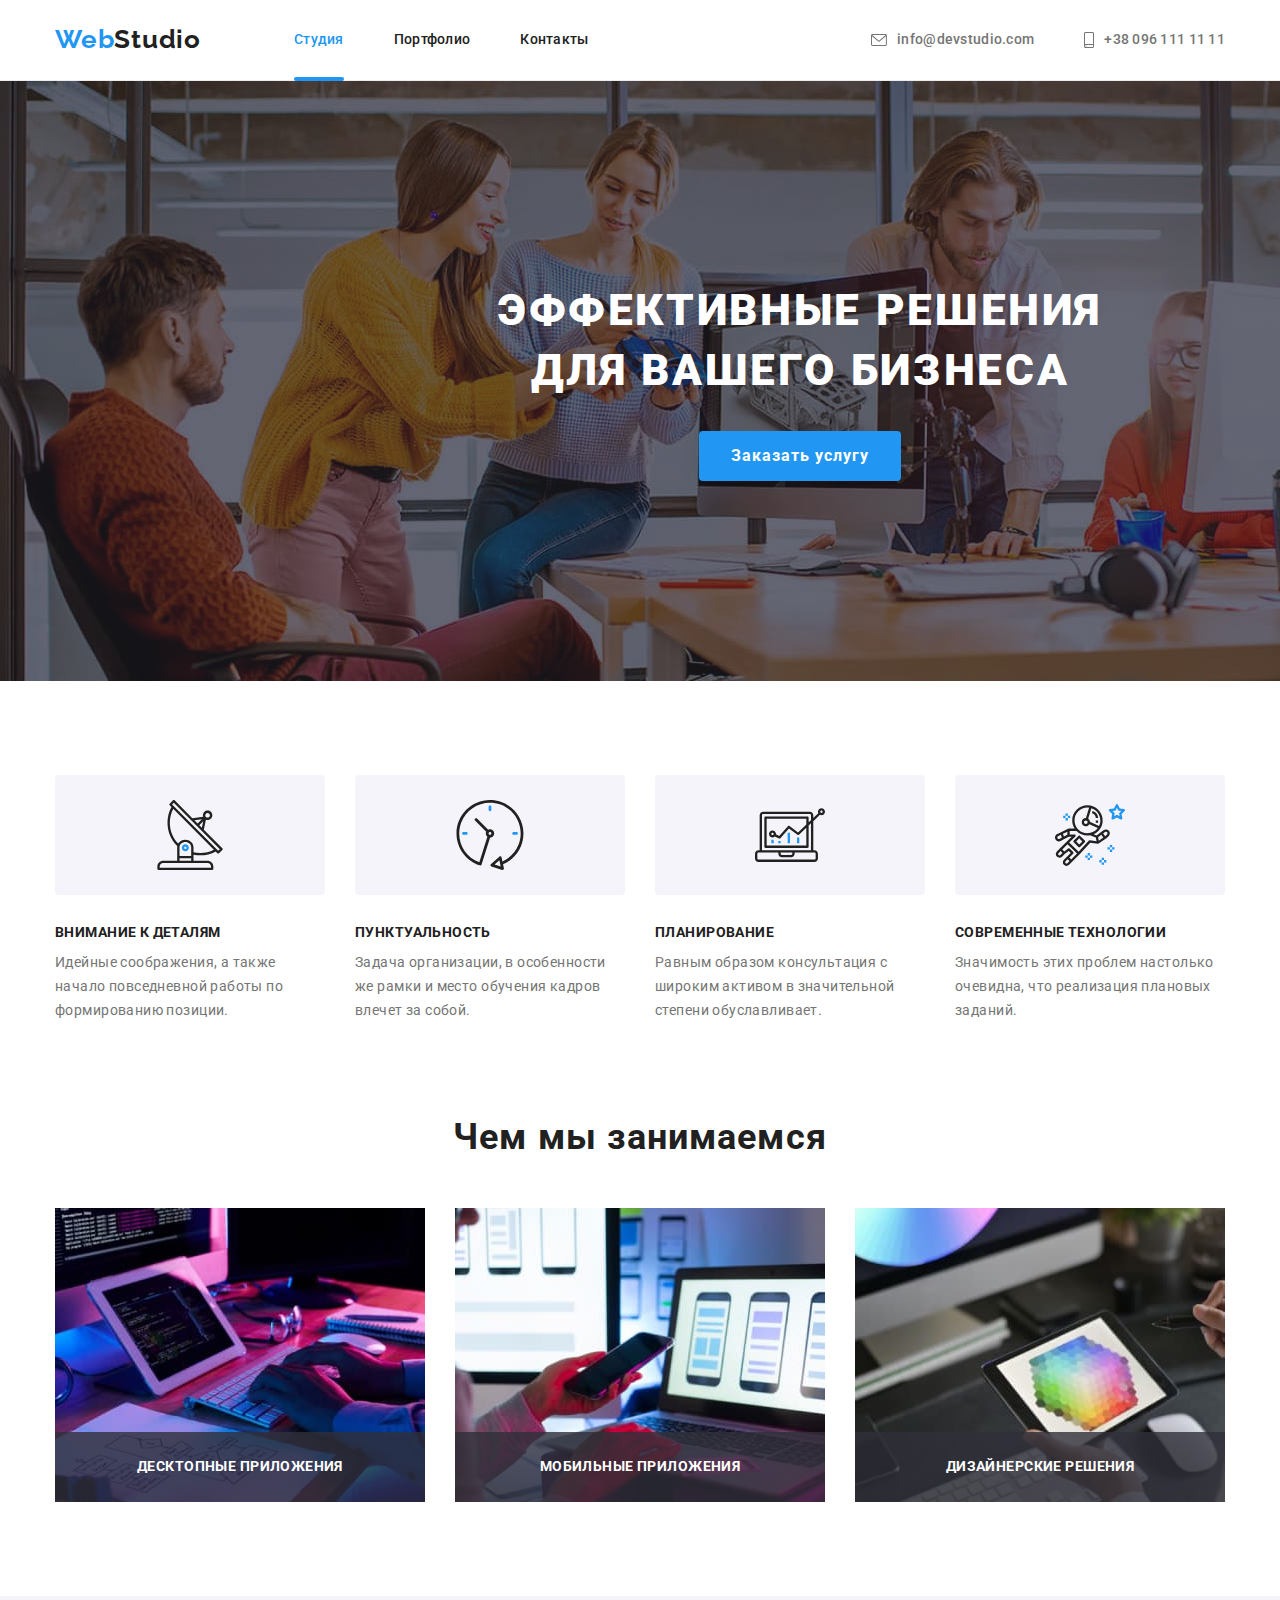
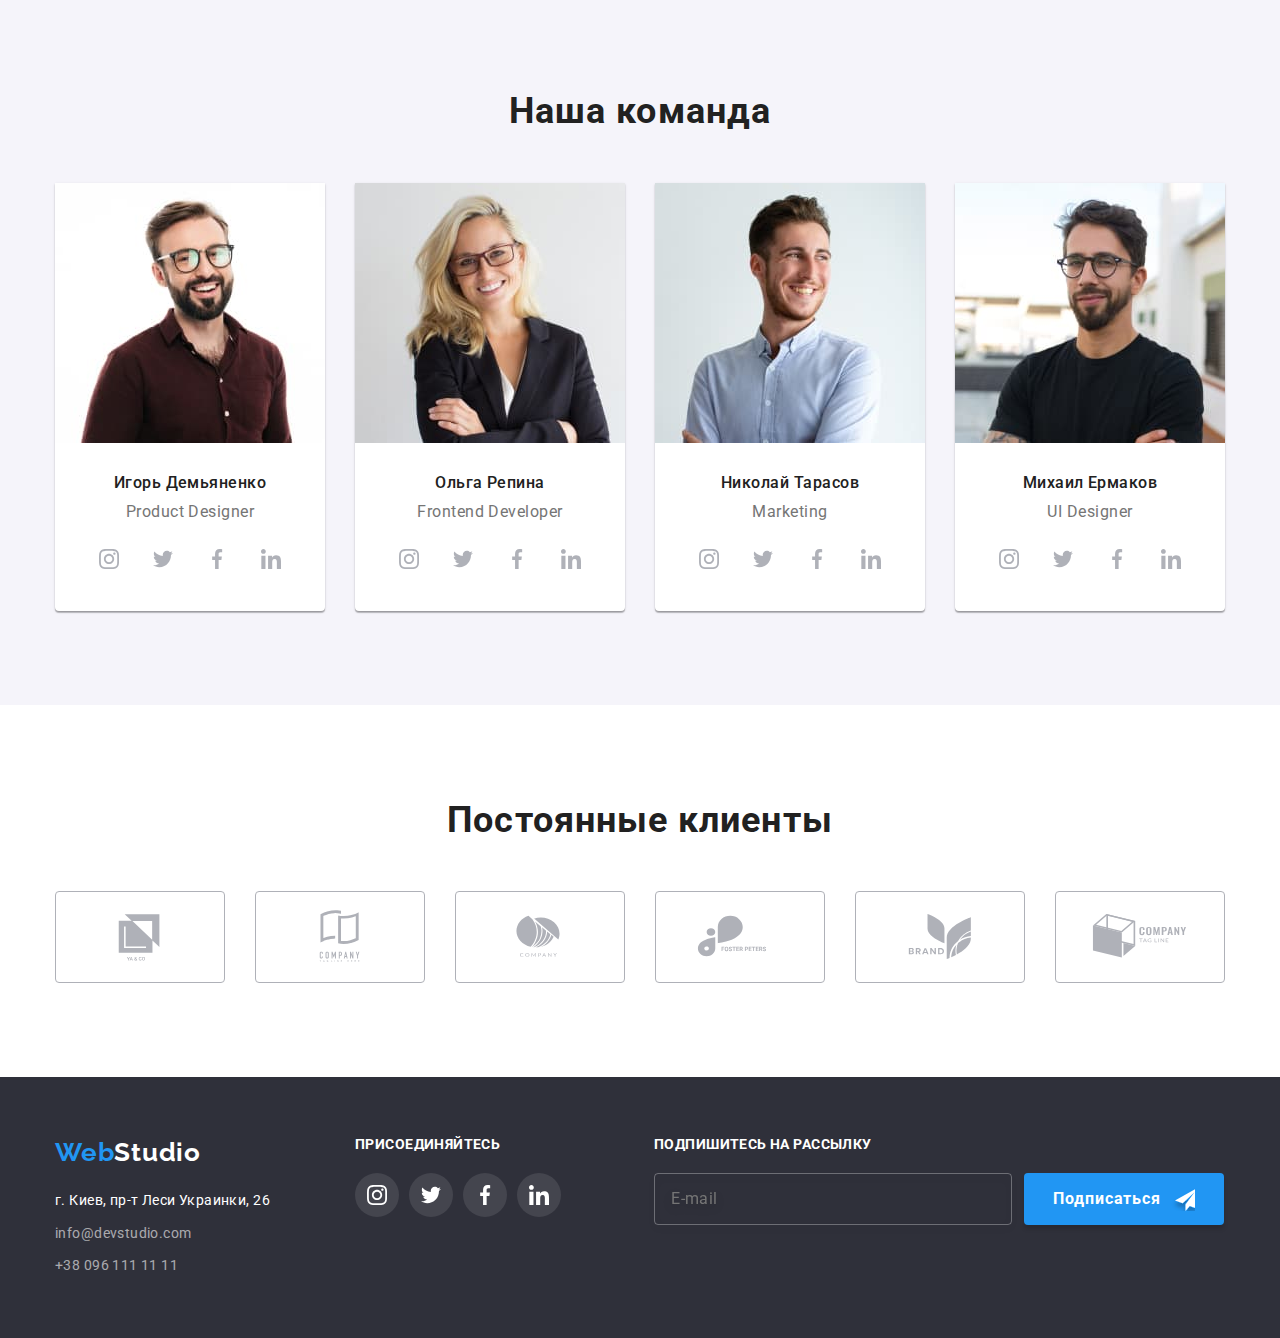
<file: index.html>
<!DOCTYPE html>
<html lang="ru">
<head>
    <meta charset="UTF-8">
    <meta http-equiv="X-UA-Compatible" content="IE=edge">
    <meta name="viewport" content="width=device-width, initial-scale=1.0">
    <title>Document</title>
    <link rel="preconnect" href="https://fonts.googleapis.com">
    <link rel="preconnect" href="https://fonts.gstatic.com" crossorigin>
    <link href="https://fonts.googleapis.com/css2?family=Raleway:wght@700&family=Roboto:wght@400;500;700;900&display=swap"
        rel="stylesheet">
    <link rel="stylesheet" href="https://cdnjs.cloudflare.com/ajax/libs/modern-normalize/1.1.0/modern-normalize.min.css">
    <link rel="stylesheet" href="./css/main.min.css">
</head>
<body>
 <header class="header">
    <div class="conteiner flex">
            <a href="./index.html" lang="en" class="logo">Web<span class="logo-label--dark">Studio</span></a>
            <button type="button" 
            class="menu-mobile__button-open" 
            aria-controls="header-mobile"
            data-mobil-open>
                <svg class="menu-mobile__svg" aria-label="иконка мобильного меню">
                    <use class="menu-mobile__icon-menu" href="./img/icons.svg#icon-menu_mob"></use>
                </svg>
            </button>
            <nav class="header-nav flex">
            <ul class="header-nav__list list">
                <li class="header-nav__item"><a href="./index.html" class="header-nav__link current">Студия</a> </li>
                <li class="header-nav__item"><a href="./portfolio.html" class="header-nav__link">Портфолио</a> </li>
                <li class="header-nav__item"><a href="" class="header-nav__link">Контакты</a> </li>
            </ul>
        </nav>
    
        <ul class="header-contacts list">
            <li class="header-contacts__item"> <a href="mailto:info@devstudio.com" class="header-contacts__link flex">
                    <svg class="envelope-icon">
                        <use href="./img/icons.svg#icon-envelope">
                        </use>
                    </svg>
                    info@devstudio.com
                </a>
            </li>
            <li class="header-contacts__item">
                <a href="tel:+380961111111" class="header-contacts__link flex">
                    <svg class="smartphone-icon">
                        <use href="./img/icons.svg#icon-smartphone">
                        </use>
                    </svg>
                    +38 096 111 11 11</a>
            </li>
        </ul>
    </div>
    <div class="header-mobile is-hidden" data-mobil id="header-mobile">
        <div class="conteiner">
        <button type="button" class="menu-mobile__button-close" data-mobil-close>
            <svg class="menu-mobile__svg" aria-label="иконка мобильного меню">
                <use class="menu-mobile__icon-close" href="./img/icons.svg#icon-close_mob"></use>
            </svg>
        </button>
        <nav class="mobile-nav">
            <ul class="mobile-nav__list list">
                <li class="mobile-nav__item"><a href="./index.html" class="mobile-nav__link current">Студия</a> </li>
                <li class="mobile-nav__item"><a href="./portfolio.html" class="mobile-nav__link">Портфолио</a> </li>
                <li class="mobile-nav__item"><a href="" class="mobile-nav__link">Контакты</a> </li>
            </ul>
        </nav>
        
        <ul class="mobile-contacts list">
            <li class="mobile-contacts__item"> <a href="mailto:info@devstudio.com" class="mobile-contacts__link">
                    info@devstudio.com
                </a>
            </li>
            <li class="mobile-contacts__item">
                <a href="tel:+380961111111" class="mobile-contacts__link">
                    +38 096 111 11 11</a>
            </li>
        </ul>
        <ul class="mobile-soc list">
            <li class="mobile-soc__item"><a href="" class="mobile-soc__link">Instagram</a></li>
            <li class="mobile-soc__item"><a href="" class="mobile-soc__link">Twitter</a></li>
            <li class="mobile-soc__item"><a href="" class="mobile-soc__link">Facebook</a></li>
            <li class="mobile-soc__item"><a href="" class="mobile-soc__link">LinkedIn</a></li>
        </ul>
    </div>  
    </div>
 </header>
 <main>
    <!-- Главная секция -->
    <section class="mainsection">
        <div class="conteiner">
        <h1 class="mainsection__title">Эффективные решения для вашего бизнеса</h1>
        <button type="button" class="mainsection__button button" data-modal-open>Заказать услугу</button>
        </div>
    </section>
    <!--Черты компании-->
        <section class="feature">
        <div class="conteiner">
        <h2 class="feature__title">Черты компании</h2>
        <ul class="feature-list list">
            <li class="feature-list__item">
                <div class="feature-list__backdrop flex">
                    <svg class="feature-list__icon">
                        <use href="./img/icons.svg#icon-antenna">
                        </use>
                    </svg>
                </div>
                <h3 class="feature-list__title">Внимание к деталям</h3>
                <p class="feature-list__text">Идейные соображения, а также начало повседневной работы по формированию позиции.</p>
            </li>
            <li class="feature-list__item">
                <div class="feature-list__backdrop flex">
                <svg class="feature-list__icon">
                    <use href="./img/icons.svg#icon-clock">
                    </use>
                </svg>
                </div>
                <h3 class="feature-list__title">Пунктуальность</h3>
                <p class="feature-list__text">Задача организации, в особенности же рамки и место обучения кадров влечет за собой.</p>
            </li>
            <li class="feature-list__item">
                <div class="feature-list__backdrop flex">
                <svg class="feature-list__icon">
                    <use href="./img/icons.svg#icon-diagram">
                    </use>
                </svg>
                </div>
                <h3 class="feature-list__title">Планирование</h3>
                <p class="feature-list__text">Равным образом консультация с широким активом в значительной степени обуславливает.</p>
            </li>
            <li class="feature-list__item">
                <div class="feature-list__backdrop flex">
                <svg class="feature-list__icon">
                    <use href="./img/icons.svg#icon-astronaut">
                    </use>
                </svg>
                </div>
                <h3 class="feature-list__title">Современные технологии</h3>
                <p class="feature-list__text">Значимость этих проблем настолько очевидна, что реализация плановых заданий.</p>
            </li>
        </ul>
        </div>
    </section>
    <!--Чем мы занимаемся-->
    <section class="work">
        <div class="conteiner">
        <h2 class="section-title">Чем мы занимаемся</h2>
        <ul class="work-list list">
            <li class="work-list__item">
                <a href="" class="work-list__link">
                    <img class="img" srcset="./img/box1.jpg 1x,
                        ./img/box1x2.jpg 2x" src="./img/box1.jpg" alt="Пример работ 1" 
                    width="370"
                    height="294"/>
                    <p class="work-list__text">Десктопные приложения</p>
                </a>
            </li>
            <li class="work-list__item">
                <a href="" class="work-list__link">
                <img class="img" srcset="./img/box2.jpg 1x,
                        ./img/box2x2.jpg 2x" src="./img/box2.jpg " alt="Пример работ 2" 
                width="370"
                height="294"/>
                <p class="work-list__text">Мобильные приложения</p>
            </a>
        </li>
            <li class="work-list__item">
                <a href="" class="work-list__link">
                <img class="img" srcset="./img/box3.jpg 1x,
                        ./img/box3x2.jpg 2x" src="./img/box3.jpg" alt="Пример работ 3" 
                width="370"
                height="294"/>
                <p class="work-list__text">Дизайнерские решения</p>
                </a>
        </li>
        </ul>
        </div>
    </section>
    <!--Наша команда-->
    <section class="team">
        <div class="conteiner">
        <h2 class="section-title">Наша команда</h2>
        <ul class="team-list list">
           <li class="team-list__item">
            <picture>
                <source 
                media="(min-width:1200px)"
                srcset="./img/team-desktop1.jpg 1x,
                        ./img/team-desktop1x2.jpg 2x">
                <source 
                media="(min-width:768px)"
                srcset="./img/team-tab1.jpg 1x,
                        ./img/team-tab1x2.jpg 2x">
                <source 
                media="(max-width:767px)"
                srcset="./img/team-mob1.jpg 1x,
                        ./img/team-mob1x2.jpg 2x">
                    <img  
                     class="img" 
                     src="./img/team-mob1.jpg" 
                     alt="Сотрудник 1" 
                     width="450"
                     height="460">
            </picture>
                <div class="team-list__bloc">
                <h3 class="team-list__title">Игорь Демьяненко</h3>
                <p lang="en" class="team-list__text">Product Designer</p>
            <ul class="soc-list list">
                <li class="soc-list__item">
                <a href="" class="soc-list__link flex soc-list__link--team">
                    <svg class="soc-list__icon">
                    <use href="./img/icons.svg#icon-instagram"></use>
                </svg>
                </a>
                </li>
                <li class="soc-list__item">
                <a href="" class="soc-list__link flex soc-list__link--team">
                    <svg class="soc-list__icon">
                    <use href="./img/icons.svg#icon-twitter"></use>
                </svg>
                </a>
                </li>
                <li class="soc-list__item">
                <a href="" class="soc-list__link flex soc-list__link--team">
                    <svg class="soc-list__icon">
                    <use href="./img/icons.svg#icon-facebook"></use>
                </svg>
                </a>
                </li>
                <li class="soc-list__item">
                <a href="" class="soc-list__link flex soc-list__link--team">
                    <svg class="soc-list__icon">
                    <use href="./img/icons.svg#icon-linkedin"></use>
                </svg>
                </a>
                </li>
            </ul>
            </div>
        </li>
        <li class="team-list__item">
             <picture>
                <source 
                media="(min-width:1200px)"
                srcset="./img/team-desktop2.jpg 1x,
                        ./img/team-desktop2x2.jpg 2x">
                <source 
                media="(min-width:768px)"
                srcset="./img/team-tab2.jpg 1x,
                        ./img/team-tab2x2.jpg 2x">
                <source 
                media="(max-width:767px)"
                srcset="./img/team-mob2.jpg 1x,
                        ./img/team-mob2x2.jpg 2x">
                    <img  
                     class="img" 
                     src="./img/team-mob2.jpg" 
                     alt="Сотрудник 2" 
                     width="450"
                     height="460">
            </picture>
            <div class="team-list__bloc">
            <h3 class="team-list__title">Ольга Репина</h3>
            <p lang="en" class="team-list__text">Frontend Developer</p>
            <ul class="soc-list list">
                <li class="soc-list__item">
                    <a href="" class="soc-list__link flex soc-list__link--team">
                        <svg class="soc-list__icon">
                            <use href="./img/icons.svg#icon-instagram"></use>
                        </svg>
                    </a>
                </li>
                <li class="soc-list__item">
                    <a href="" class="soc-list__link flex soc-list__link--team">
                        <svg class="soc-list__icon">
                            <use href="./img/icons.svg#icon-twitter"></use>
                        </svg>
                    </a>
                </li>
                <li class="soc-list__item">
                    <a href="" class="soc-list__link flex soc-list__link--team">
                        <svg class="soc-list__icon">
                            <use href="./img/icons.svg#icon-facebook"></use>
                        </svg>
                    </a>
                </li>
                <li class="soc-list__item">
                    <a href="" class="soc-list__link flex soc-list__link--team">
                        <svg class="soc-list__icon">
                            <use href="./img/icons.svg#icon-linkedin"></use>
                        </svg>
                    </a>
                </li>
            </ul>
            </div>
        </li>
        <li class="team-list__item">
             <picture>
                <source 
                media="(min-width:1200px)"
                srcset="./img/team-desktop3.jpg 1x,
                        ./img/team-desktop3x2.jpg 2x">
                <source 
                media="(min-width:768px)"
                srcset="./img/team-tab3.jpg 1x,
                        ./img/team-tab3x2.jpg 2x">
                <source 
                media="(max-width:767px)"
                srcset="./img/team-mob3.jpg 1x,
                        ./img/team-mob3x2.jpg 2x">
                    <img  
                     class="img" 
                     src="./img/team-mob3.jpg" 
                     alt="Сотрудник 1" 
                     width="450"
                     height="460">
            </picture>
            <div class="team-list__bloc">
            <h3 class="team-list__title">Николай Тарасов</h3>
            <p lang="en" class="team-list__text">Marketing</p>
            <ul class="soc-list list">
                <li class="soc-list__item">
                    <a href="" class="soc-list__link flex soc-list__link--team">
                        <svg class="soc-list__icon">
                            <use href="./img/icons.svg#icon-instagram"></use>
                        </svg>
                    </a>
                </li>
                <li class="soc-list__item">
                    <a href="" class="soc-list__link flex soc-list__link--team">
                        <svg class="soc-list__icon">
                            <use href="./img/icons.svg#icon-twitter"></use>
                        </svg>
                    </a>
                </li>
                <li class="soc-list__item">
                    <a href="" class="soc-list__link flex soc-list__link--team">
                        <svg class="soc-list__icon">
                            <use href="./img/icons.svg#icon-facebook"></use>
                        </svg>
                    </a>
                </li>
                <li class="soc-list__item">
                    <a href="" class="soc-list__link flex soc-list__link--team">
                        <svg class="soc-list__icon">
                            <use href="./img/icons.svg#icon-linkedin"></use>
                        </svg>
                    </a>
                </li>
            </ul>
            </div>
        </li>
        <li class="team-list__item">
             <picture>
                <source 
                media="(min-width:1200px)"
                srcset="./img/team-desktop4.jpg 1x,
                        ./img/team-desktop4x2.jpg 2x">
                <source 
                media="(min-width:768px)"
                srcset="./img/team-tab4.jpg 1x,
                        ./img/team-tab4x2.jpg 2x">
                <source 
                media="(max-width:767px)"
                srcset="./img/team-mob4.jpg 1x,
                        ./img/team-mob4x2.jpg 2x">
                    <img  
                     class="img" 
                     src="./img/team-mob4.jpg" 
                     alt="Сотрудник 1" 
                     width="450"
                     height="460">
            </picture>
            <div class="team-list__bloc">
            <h3 class="team-list__title">Михаил Ермаков</h3>
            <p lang="en" class="team-list__text">UI Designer</p>
            <ul class="soc-list list">
                <li class="soc-list__item">
                    <a href="" class="soc-list__link flex soc-list__link--team">
                        <svg class="soc-list__icon">
                            <use href="./img/icons.svg#icon-instagram"></use>
                        </svg>
                    </a>
                </li>
                <li class="soc-list__item">
                    <a href="" class="soc-list__link flex soc-list__link--team">
                        <svg class="soc-list__icon">
                            <use href="./img/icons.svg#icon-twitter"></use>
                        </svg>
                    </a>
                </li>
                <li class="soc-list__item">
                    <a href="" class="soc-list__link flex soc-list__link--team">
                        <svg class="soc-list__icon">
                            <use href="./img/icons.svg#icon-facebook"></use>
                        </svg>
                    </a>
                </li>
                <li class="soc-list__item">
                    <a href="" class="soc-list__link flex soc-list__link--team">
                        <svg class="soc-list__icon">
                            <use href="./img/icons.svg#icon-linkedin"></use>
                        </svg>
                    </a>
                </li>
            </ul>
            </div>
        </li>
    </ul>
    </div>
    </section>
    <!--Постоянные клиенты-->
    <section class="clients">
        <div class="conteiner">
            <h2 class="section-title">Постоянные клиенты</h2>
            <ul class="clients-list list">
                <li class="clients-item">
                <a href="" class="clients-link flex">
                    <svg class="icon">
                        <use href="./img/icons.svg#icon-Logo1">
                        </use>
                    </svg>
                </a>
                </li>
                <li class="clients-item">
                    <a href="" class="clients-link flex">
                    <svg class="icon">
                    <use href="./img/icons.svg#icon-Logo2">
                    </use>
                    </svg>
                </a>
                </li>
                <li class="clients-item">
                <a href="" class="clients-link flex">
                    <svg class="icon">
                        <use href="./img/icons.svg#icon-Logo3">
                        </use>
                    </svg>
                </a>
                </li>
                <li class="clients-item">
                <a href="" class="clients-link flex">
                    <svg class="icon">
                        <use href="./img/icons.svg#icon-Logo4">
                        </use>
                    </svg>
                </a>
                </li>
                <li class="clients-item">
                <a href="" class="clients-link flex">
                    <svg class="icon">
                        <use href="./img/icons.svg#icon-Logo5">
                        </use>
                    </svg>
                </a>
                </li>
                <li class="clients-item">
                <a href="" class="clients-link flex">
                    <svg class="icon">
                        <use href="./img/icons.svg#icon-Logo6">
                        </use>
                    </svg>
                </a>
                </li>
            </ul>
        </div>
    </section>
 </main>
 <footer class="footer">
    <div class="conteiner">
        <div class="tablet-conteiner">
        <div class="adress-conteiner">
        <a href="./index.html" lang="en" class="logo">Web<span class="logo-label--wite">Studio</span> </a>
        <address>
            <p class="text">г. Киев, пр-т Леси Украинки, 26</p> 
        <ul class="list">
            <li class="footer-item"><a href="mailto:info@devstudio.com" class="footer-link">info@devstudio.com</a></li>
            <li class="footer-item"><a href="tel:+380961111111" class="footer-link">+38 096 111 11 11</a> </li>
        </ul>
        </address>
        </div>
        <div class="link-block">
        <h3 class="icon-title">Присоединяйтесь</h3>
        <ul class="footer-soc-list list">
            <li>
                <a href="" class="soc-list__link flex soc-list__link--footer">
                    <svg class="soc-list__icon ">
                        <use href="./img/icons.svg#icon-instagram"></use>
                    </svg>
                </a>
            </li>
            <li>
                <a href="" class="soc-list__link flex soc-list__link--footer">
                    <svg class="soc-list__icon">
                        <use href="./img/icons.svg#icon-twitter"></use>
                    </svg>
                </a>
            </li>
            <li>
                <a href="" class="soc-list__link flex soc-list__link--footer">
                    <svg class="soc-list__icon">
                        <use href="./img/icons.svg#icon-facebook"></use>
                    </svg>
                </a>
            </li>
            <li>
                <a href="" class="soc-list__link flex soc-list__link--footer">
                    <svg class="soc-list__icon">
                        <use href="./img/icons.svg#icon-linkedin"></use>
                    </svg>
                </a>
            </li>
        </ul>
        </div>
        </div>
        <form class="footer-form">
            <h3 class="footer-form-title">Подпишитесь на рассылку</h3>
            <div class="footer-form-flex">
            <input type="email" name="mail" id="mail" placeholder="E-mail" class="footer-form-input">
            <button type="submit" class="footer-button button flex">Подписаться</button>
            </div>
        </form>
    </div> 
 </footer>
 <!-- Модалка -->
<div class="backdrop is-hidden" data-modal>
    <div class="modal">
        <button type="button" class="modal-button flex" data-modal-close>
            <svg class="close-modal">
                <use href="./img/icons.svg#icon-close"></use>
            </svg>
        </button>
        <h2 class="form-title">Оставьте свои данные, мы вам перезвоним</h2>
        <form class="form">
            <div class="form-field">
                 <label for="name" class="form-label">Имя</label>
                 <div class="position-icon">
                 <input type="text" name="name" id="name" required class="form-input">
                 <svg class="input-icon">
                    <use href="./img/icons.svg#icon-person-black"></use>
                 </svg>
                </div>
            </div>
            
            <div class="form-field">
                <label for="tel" class="form-label">Телефон</label>
                <div class="position-icon">
                <input type="tel" name="tel" id="tel" required class="form-input">
                <svg class="input-icon">
                    <use href="./img/icons.svg#icon-phone-black"></use>
                </svg>
                </div>
            </div>

            <div class="form-field">
                <label for="email" class="form-label">Почта</label>
                <div class="position-icon">
                <input type="email" name="email" id="email" class="form-input">
                <svg class="input-icon">
                    <use href="./img/icons.svg#icon-email-black"></use>
                </svg>
                </div>
            </div>
        
            <div class="form-coment">
                <label for="coment" class="form-label">Комментарий</label>
                <textarea name="coment" id="coment" rows="8" placeholder="Введите текст" class="form-textarea"></textarea>
            </div>
            
            <div class="form-policy">
                <label class="policy-label flex">
                    <input type="checkbox" name="policy" class="policy-input" value="true">
                    
                        <svg class="policy-icon">
                            <use href="./img/icons.svg#icon-check"></use>
                        </svg>
                  
                    Соглашаюсь с рассылкой и принимаю <span class="policy-span">Условия
                    договора</span>
                </label>
            </div>
        
            <button type="submit" class="form-button button">Отправить</button>
        </form>
    </div>
</div>
<script src="./js/mobil.js"></script>
<script src="./js/modal.js"></script>
</body>

</html>
</file>
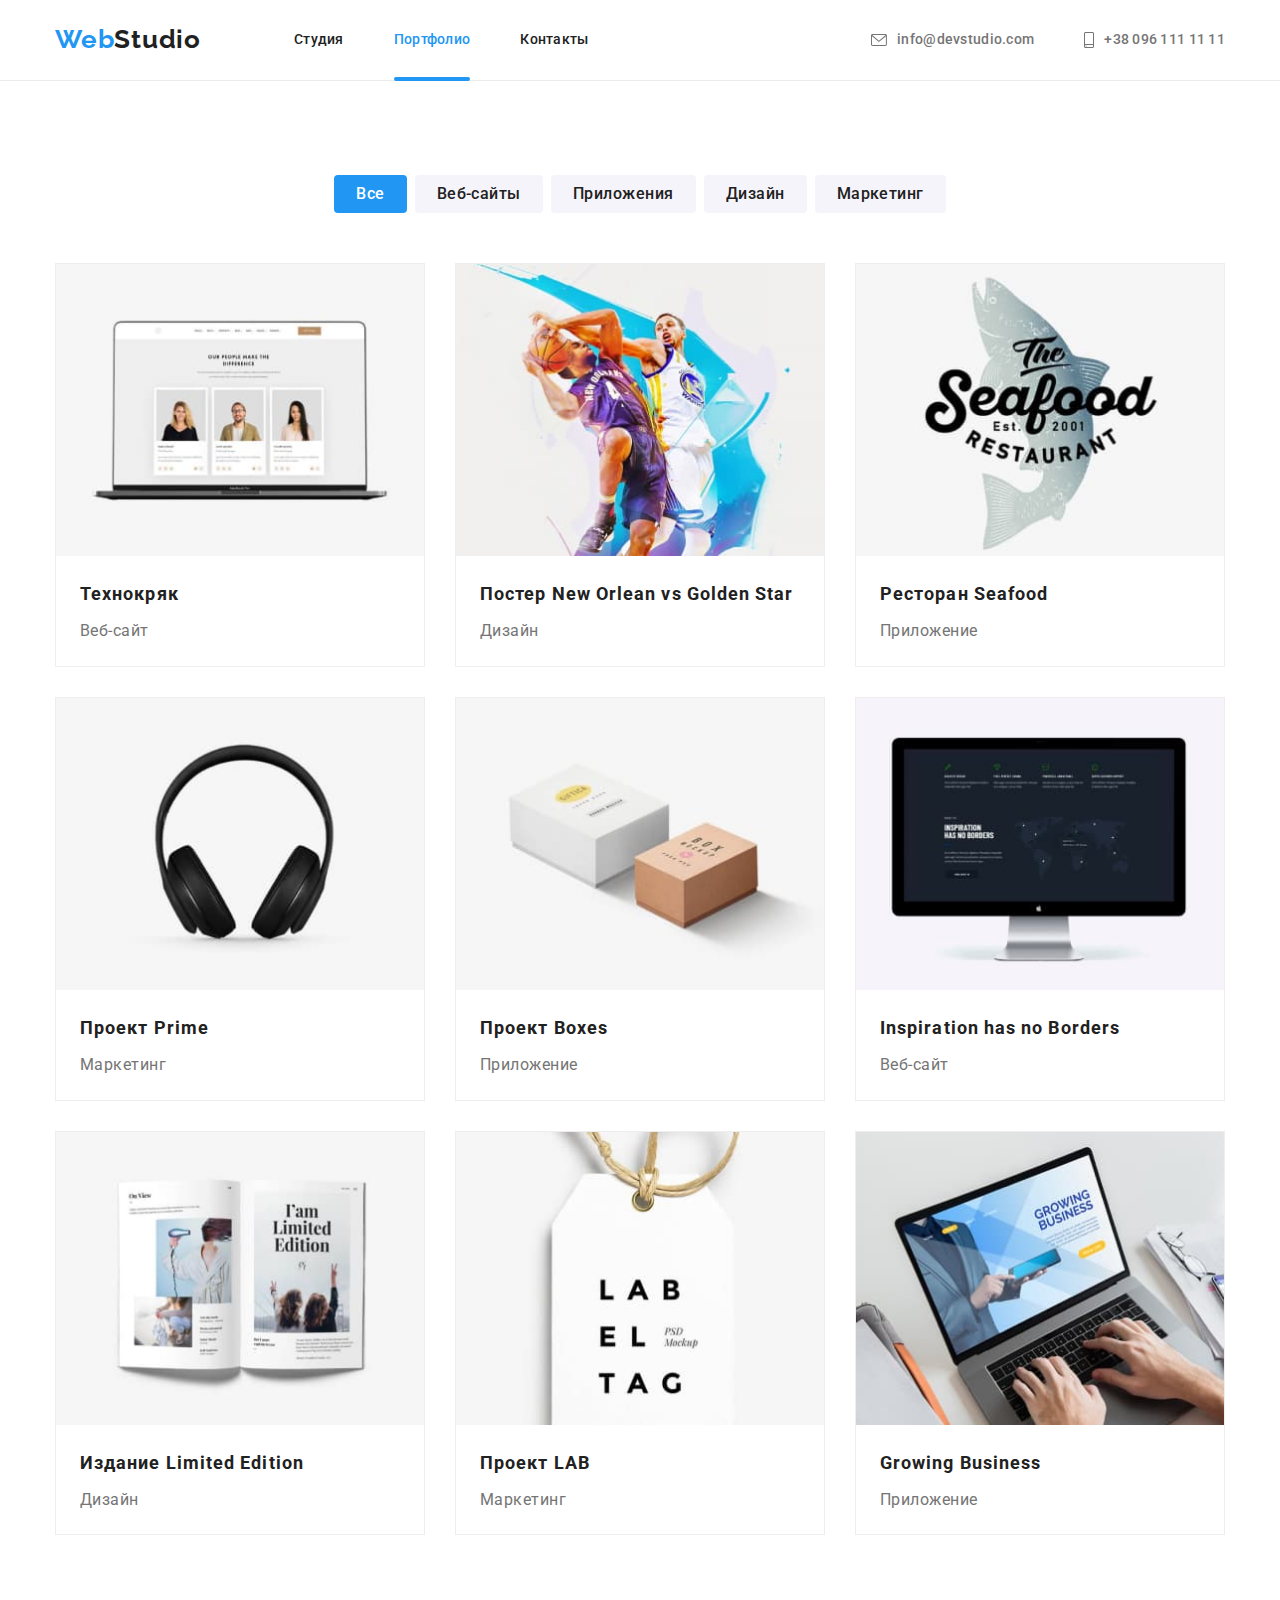
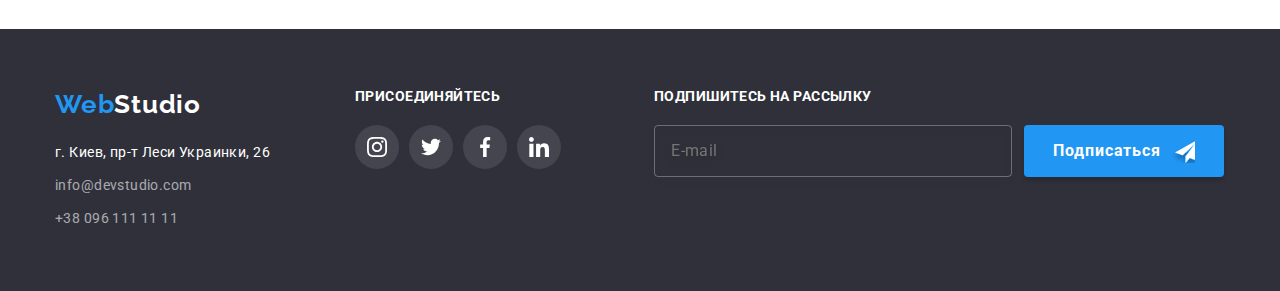
<file: portfolio.html>
<!DOCTYPE html>
<html lang="ru">
<head>
    <meta charset="UTF-8">
    <meta http-equiv="X-UA-Compatible" content="IE=edge">
    <meta name="viewport" content="width=device-width, initial-scale=1.0">
    <title>Document</title>
    <link rel="preconnect" href="https://fonts.googleapis.com">
    <link rel="preconnect" href="https://fonts.gstatic.com" crossorigin>
    <link href="https://fonts.googleapis.com/css2?family=Raleway:wght@700&family=Roboto:wght@400;500;700;900&display=swap"
        rel="stylesheet">
    <link rel="stylesheet" href="https://cdnjs.cloudflare.com/ajax/libs/modern-normalize/1.1.0/modern-normalize.min.css">
    <link rel="stylesheet" href="./css/main.min.css">
</head>
<body>
<header class="header">
    <div class="conteiner flex">
        <a href="./index.html" lang="en" class="logo">Web<span class="logo-label--dark">Studio</span></a>
        <button type="button" class="menu-mobile__button-open" aria-controls="header-mobile" data-mobil-open>
            <svg class="menu-mobile__svg" aria-label="иконка мобильного меню">
                <use class="menu-mobile__icon-menu" href="./img/icons.svg#icon-menu_mob"></use>
            </svg>
        </button>
        <nav class="header-nav flex">
            <ul class="header-nav__list list">
                <li class="header-nav__item"><a href="./index.html" class="header-nav__link">Студия</a> </li>
                <li class="header-nav__item"><a href="./portfolio.html" class="header-nav__link current">Портфолио</a> </li>
                <li class="header-nav__item"><a href="" class="header-nav__link">Контакты</a> </li>
            </ul>
        </nav>

        <ul class="header-contacts list">
            <li class="header-contacts__item"> <a href="mailto:info@devstudio.com" class="header-contacts__link flex">
                    <svg class="envelope-icon">
                        <use href="./img/icons.svg#icon-envelope">
                        </use>
                    </svg>
                    info@devstudio.com
                </a>
            </li>
            <li class="header-contacts__item">
                <a href="tel:+380961111111" class="header-contacts__link flex">
                    <svg class="smartphone-icon">
                        <use href="./img/icons.svg#icon-smartphone">
                        </use>
                    </svg>
                    +38 096 111 11 11</a>
            </li>
        </ul>
    </div>
    <div class="header-mobile is-hidden" data-mobil id="header-mobile">
        <div class="conteiner">
            <button type="button" class="menu-mobile__button-close" data-mobil-close>
                <svg class="menu-mobile__svg" aria-label="иконка мобильного меню">
                    <use class="menu-mobile__icon-close" href="./img/icons.svg#icon-close_mob"></use>
                </svg>
            </button>
            <nav class="mobile-nav">
                <ul class="mobile-nav__list list">
                    <li class="mobile-nav__item"><a href="./index.html" class="mobile-nav__link ">Студия</a>
                    </li>
                    <li class="mobile-nav__item"><a href="./portfolio.html" class="mobile-nav__link current">Портфолио</a> </li>
                    <li class="mobile-nav__item"><a href="" class="mobile-nav__link">Контакты</a> </li>
                </ul>
            </nav>

            <ul class="mobile-contacts list">
                <li class="mobile-contacts__item"> <a href="mailto:info@devstudio.com" class="mobile-contacts__link">
                        info@devstudio.com
                    </a>
                </li>
                <li class="mobile-contacts__item">
                    <a href="tel:+380961111111" class="mobile-contacts__link">
                        +38 096 111 11 11</a>
                </li>
            </ul>
            <ul class="mobile-soc list">
                <li class="mobile-soc__item"><a href="" class="mobile-soc__link">Instagram</a></li>
                <li class="mobile-soc__item"><a href="" class="mobile-soc__link">Twitter</a></li>
                <li class="mobile-soc__item"><a href="" class="mobile-soc__link">Facebook</a></li>
                <li class="mobile-soc__item"><a href="" class="mobile-soc__link">LinkedIn</a></li>
            </ul>
        </div>
    </div>
</header>
    <main>
      <section class="portfolio">
        <div class="conteiner">
        <h1 class="hid-title">Портфолио</h1>
       <ul class="portfolio-nav list">
        <li class="portfolio-nav__item">
            <button type="button" class="portfolio-nav__button current">Все</button>  
        </li>
        <li class="portfolio-nav__item">
            <button type="button" class="portfolio-nav__button">Веб-сайты</button>  
        </li>
        <li class="portfolio-nav__item">
            <button type="button" class="portfolio-nav__button">Приложения</button>  
        </li>
        <li class="portfolio-nav__item">
            <button type="button" class="portfolio-nav__button">Дизайн</button>
        </li>
        <li class="portfolio-nav__item">
            <button type="button" class="portfolio-nav__button">Маркетинг</button>
        </li>
       </ul>  
<ul class="portfolio-list list">
    <li class="item">
        <a href="" class="portfolio-link">
            <div class="position">
                <picture>
                <source 
                media="(min-width:1200px)"
                srcset="./img/portf1.jpg 1x,
                        ./img/portf1x2.jpg 2x">
                <source 
                media="(min-width:768px)"
                srcset="./img/portf-tab1.jpg 1x,
                        ./img/portf-tab1x2.jpg 2x">
                <source 
                media="(max-width:767px)"
                srcset="./img/portf-mob1.jpg 1x,
                        ./img/portf-mob1x2.jpg 2x">
                    <img  
                     class="img" 
                     src="./img/portf-mob1.jpg" 
                     alt="Технокряк" 
                     width="450"
                     height="294">
            </picture>
            <p class="position-text">Ресурс предлагает комплексные предложения с разным уровнем функционала и zсервисов. Все это позволит посетителю получить
        исчерпывающие сведения о компании или частном лице.</p>
            </div>
        <div class="description">
        <h2 class="title">Технокряк</h2>
        <p class="text">Веб-сайт</p>
        </div>
        </a>
    </li>
    <li class="item">
        <a href="" class="portfolio-link">
        <div class="position">
            <picture>
                <source 
                media="(min-width:1200px)"
                srcset="./img/portf2.jpg 1x,
                        ./img/portf2x2.jpg 2x">
                <source 
                media="(min-width:768px)"
                srcset="./img/portf-tab2.jpg 1x,
                        ./img/portf-tab2x2.jpg 2x">
                <source 
                media="(max-width:767px)"
                srcset="./img/portf-mob2.jpg 1x,
                        ./img/portf-mob2x2.jpg 2x">
                    <img  
                     class="img" 
                     src="./img/portf-mob2.jpg" 
                     alt="Постер New Orlean vs Golden Star" 
                     width="450"
                     height="294">
            </picture>
        <p class="position-text">Ресурс предлагает комплексные предложения с разным уровнем функционала и zсервисов. Все это позволит посетителю получить
        исчерпывающие сведения о компании или частном лице.</p>
        </div>
        <div class="description">
        <h2 class="title">Постер <span lang="en">New Orlean vs Golden Star</span> </h2>
        <p class="text">Дизайн</p>
        </div>
        </a>
    </li>
    <li class="item">
        <a href="" class="portfolio-link">
        <div class="position">
            <picture>
                <source 
                media="(min-width:1200px)"
                srcset="./img/portf3.jpg 1x,
                        ./img/portf3x2.jpg 2x">
                <source 
                media="(min-width:768px)"
                srcset="./img/portf-tab3.jpg 1x,
                        ./img/portf-tab3x2.jpg 2x">
                <source 
                media="(max-width:767px)"
                srcset="./img/portf-mob3.jpg 1x,
                        ./img/portf-mob3x2.jpg 2x">
                    <img  
                     class="img" 
                     src="./img/portf-mob3.jpg" 
                     alt="Ресторан Seafood" 
                     width="450"
                     height="294">
            </picture>
        <p class="position-text">Ресурс предлагает комплексные предложения с разным уровнем функционала и zсервисов. Все это позволит посетителю получить
        исчерпывающие сведения о компании или частном лице.</p>
        </div>
        <div class="description">
        <h2 class="title">Ресторан <span lang="en">Seafood</span></h2>
        <p class="text">Приложение</p>
        </div>
        </a>
    </li>
    <li class="item">
        <a href="" class="portfolio-link">
        <div class="position">
            <picture>
                <source 
                media="(min-width:1200px)"
                srcset="./img/portf4.jpg 1x,
                        ./img/portf4x2.jpg 2x">
                <source 
                media="(min-width:768px)"
                srcset="./img/portf-tab4.jpg 1x,
                        ./img/portf-tab4x2.jpg 2x">
                <source 
                media="(max-width:767px)"
                srcset="./img/portf-mob4.jpg 1x,
                        ./img/portf-mob4x2.jpg 2x">
                    <img  
                     class="img" 
                     src="./img/portf-mob4.jpg" 
                     alt="Проект Prime" 
                     width="450"
                     height="294">
            </picture>
        <p class="position-text">Ресурс предлагает комплексные предложения с разным уровнем функционала и zсервисов. Все это позволит посетителю получить
        исчерпывающие сведения о компании или частном лице.</p>
        </div>
        <div class="description">
        <h2 class="title">Проект <span lang="en">Prime</span></h2>
        <p class="text">Маркетинг</p>
        </div>
        </a>
    </li>
    <li class="item">
        <a href="" class="portfolio-link">
        <div class="position">
            <picture>
                <source 
                media="(min-width:1200px)"
                srcset="./img/portf5.jpg 1x,
                        ./img/portf5x2.jpg 2x">
                <source 
                media="(min-width:768px)"
                srcset="./img/portf-tab5.jpg 1x,
                        ./img/portf-tab5x2.jpg 2x">
                <source 
                media="(max-width:767px)"
                srcset="./img/portf-mob5.jpg 1x,
                        ./img/portf-mob5x2.jpg 2x">
                    <img  
                     class="img" 
                     src="./img/portf-mob5.jpg" 
                     alt="Проект Boxes" 
                     width="450"
                     height="294">
            </picture>
        <p class="position-text">Ресурс предлагает комплексные предложения с разным уровнем функционала и zсервисов. Все это позволит посетителю получить
        исчерпывающие сведения о компании или частном лице.</p>
        </div>
        <div class="description">
        <h2 class="title">Проект <span lang="en">Boxes</span></h2>
        <p class="text">Приложение</p>
        </div>
        </a>
    </li>
    <li class="item">
        <a href="" class="portfolio-link">
        <div class="position">
            <picture>
                <source 
                media="(min-width:1200px)"
                srcset="./img/portf6.jpg 1x,
                        ./img/portf6x2.jpg 2x">
                <source 
                media="(min-width:768px)"
                srcset="./img/portf-tab6.jpg 1x,
                        ./img/portf-tab6x2.jpg 2x">
                <source 
                media="(max-width:767px)"
                srcset="./img/portf-mob6.jpg 1x,
                        ./img/portf-mob6x2.jpg 2x">
                    <img  
                     class="img" 
                     src="./img/portf-mob6.jpg" 
                     alt="Inspiration has no Borders" 
                     width="450"
                     height="294">
            </picture>
        <p class="position-text">Ресурс предлагает комплексные предложения с разным уровнем функционала и zсервисов. Все это позволит посетителю получить
        исчерпывающие сведения о компании или частном лице.</p>
        </div>
        <div class="description">
        <h2 class="title">Inspiration has no Borders</h2>
        <p class="text">Веб-сайт</p>
        </div>
        </a>
    </li>
    <li class="item">
        <a href="" class="portfolio-link">
        <div class="position">
             <picture>
                <source 
                media="(min-width:1200px)"
                srcset="./img/portf7.jpg 1x,
                        ./img/portf7x2.jpg 2x">
                <source 
                media="(min-width:768px)"
                srcset="./img/portf-tab7.jpg 1x,
                        ./img/portf-tab7x2.jpg 2x">
                <source 
                media="(max-width:767px)"
                srcset="./img/portf-mob7.jpg 1x,
                        ./img/portf-mob7x2.jpg 2x">
                    <img  
                     class="img" 
                     src="./img/portf-mob7.jpg" 
                     alt="Издание Limited Edition" 
                     width="450"
                     height="294">
            </picture>
        <p class="position-text">Ресурс предлагает комплексные предложения с разным уровнем функционала и zсервисов. Все это позволит посетителю получить
        исчерпывающие сведения о компании или частном лице.</p>
        </div>
        <div class="description">
        <h2 class="title">Издание <span lang="en">Limited Edition</span></h2>
        <p class="text">Дизайн</p>
        </div>
        </a>
    </li>
    <li class="item">
        <a href="" class="portfolio-link">
        <div class="position">
            <picture>
                <source 
                media="(min-width:1200px)"
                srcset="./img/portf8.jpg 1x,
                        ./img/portf8x2.jpg 2x">
                <source 
                media="(min-width:768px)"
                srcset="./img/portf-tab8.jpg 1x,
                        ./img/portf-tab8x2.jpg 2x">
                <source 
                media="(max-width:767px)"
                srcset="./img/portf-mob8.jpg 1x,
                        ./img/portf-mob8x2.jpg 2x">
                    <img  
                     class="img" 
                     src="./img/portf-mob8.jpg" 
                     alt="Проект LAB" 
                     width="450"
                     height="294">
            </picture>
        <p class="position-text">Ресурс предлагает комплексные предложения с разным уровнем функционала и zсервисов. Все это позволит посетителю получить
        исчерпывающие сведения о компании или частном лице.</p>
        </div>
        <div class="description">
        <h2 class="title">Проект <span lang="en">LAB</span> </h2>
        <p class="text">Маркетинг</p>
        </div>
        </a>
    </li>
    <li class="item">
        <a href="" class="portfolio-link">
        <div class="position">
            <picture>
                <source 
                media="(min-width:1200px)"
                srcset="./img/portf9.jpg 1x,
                        ./img/portf9x2.jpg 2x">
                <source 
                media="(min-width:768px)"
                srcset="./img/portf-tab9.jpg 1x,
                        ./img/portf-tab9x2.jpg 2x">
                <source 
                media="(max-width:767px)"
                srcset="./img/portf-mob9.jpg 1x,
                        ./img/portf-mob9x2.jpg 2x">
                    <img  
                     class="img" 
                     src="./img/portf-mob9.jpg" 
                     alt="Growing Business" 
                     width="450"
                     height="294">
            </picture>
        <p class="position-text">Ресурс предлагает комплексные предложения с разным уровнем функционала и zсервисов. Все это позволит посетителю получить
        исчерпывающие сведения о компании или частном лице.</p>
        </div>
        <div class="description">
        <h2 class="title">Growing Business</h2>
        <p class="text">Приложение</p>
        </div>
        </a>
    </li>
</ul>
</div>
      </section>
    </main>
<footer class="footer">
    <div class="conteiner">
        <div class="tablet-conteiner">
            <div class="adress-conteiner">
                <a href="./index.html" lang="en" class="logo">Web<span class="logo-label--wite">Studio</span> </a>
                <address>
                    <p class="text">г. Киев, пр-т Леси Украинки, 26</p>
                    <ul class="list">
                        <li class="footer-item"><a href="mailto:info@devstudio.com"
                                class="footer-link">info@devstudio.com</a></li>
                        <li class="footer-item"><a href="tel:+380961111111" class="footer-link">+38 096 111 11 11</a>
                        </li>
                    </ul>
                </address>
            </div>
            <div class="link-block">
                <h3 class="icon-title">Присоединяйтесь</h3>
                <ul class="footer-soc-list list">
                    <li>
                        <a href="" class="soc-list__link flex soc-list__link--footer">
                            <svg class="soc-list__icon ">
                                <use href="./img/icons.svg#icon-instagram"></use>
                            </svg>
                        </a>
                    </li>
                    <li>
                        <a href="" class="soc-list__link flex soc-list__link--footer">
                            <svg class="soc-list__icon">
                                <use href="./img/icons.svg#icon-twitter"></use>
                            </svg>
                        </a>
                    </li>
                    <li>
                        <a href="" class="soc-list__link flex soc-list__link--footer">
                            <svg class="soc-list__icon">
                                <use href="./img/icons.svg#icon-facebook"></use>
                            </svg>
                        </a>
                    </li>
                    <li>
                        <a href="" class="soc-list__link flex soc-list__link--footer">
                            <svg class="soc-list__icon">
                                <use href="./img/icons.svg#icon-linkedin"></use>
                            </svg>
                        </a>
                    </li>
                </ul>
            </div>
        </div>
        <form class="footer-form">
            <h3 class="footer-form-title">Подпишитесь на рассылку</h3>
            <div class="footer-form-flex">
                <input type="email" name="mail" id="mail" placeholder="E-mail" class="footer-form-input">
                <button type="submit" class="footer-button button flex">Подписаться</button>
            </div>
        </form>
    </div>
</footer>
<script src="./js/mobil.js"></script>
</body>
</html>
</file>
<file: css/main.min.css>
:root{--title-text-color: #212121;--prymary-text-color: #757575;--axent-text-color: #2196F3;--Wite-text-color: #FFFFFF;--background-main-color: #F5F4FA;--background-footer-color: #2F303A}body{background-color:var(--Wite-text-color);color:var(--prymary-text-color);font-family:"Roboto",sans-serif;font-weight:400;font-size:14px;line-height:1.7;letter-spacing:.03em}.conteiner{margin-left:auto;margin-right:auto;width:100%;padding-left:15px;padding-right:15px}@media screen and (min-width: 480px){.conteiner{width:480px}}@media screen and (min-width: 768px){.conteiner{width:768px}}@media screen and (min-width: 1200px){.conteiner{width:1200px}}.body.modal-open{overflow:hidden}.no-scroll{position:fixed}.list{list-style:none;padding:0;margin:0}.img{display:block;max-width:100%;height:auto}.flex{display:flex;align-items:center;justify-content:center}.logo-label--dark{color:var(--title-text-color)}.logo-label--wite{color:var(--Wite-text-color)}.button{min-width:200px;background:var(--axent-text-color);box-shadow:0px 4px 4px rgba(0,0,0,.15);font-weight:700;font-size:16px;line-height:1.87;letter-spacing:0.06em;color:var(--Wite-text-color);text-align:center;border-radius:4px;border:0px;cursor:pointer}.section-title{margin-top:0;margin-bottom:30px;color:var(--title-text-color);font-weight:700;font-size:28px;line-height:1.17;letter-spacing:0.03em;text-align:center}@media screen and (min-width: 1200px){.section-title{margin-bottom:50px;font-weight:700;font-size:36px;line-height:1.17;letter-spacing:0.03em}}.soc-list{display:flex;justify-content:space-between;padding:16px 32px 0}.soc-list__icon{width:20px;height:20px;fill:currentColor}.soc-list__link{width:44px;height:44px;border-radius:50%;transition:background-color 250ms cubic-bezier(0.4, 0, 0.2, 1),color 250ms cubic-bezier(0.4, 0, 0.2, 1)}.soc-list__link:hover,.soc-list__link:focus{background-color:var(--axent-text-color);color:var(--Wite-text-color)}.soc-list__link--team{color:#afb1b8}.soc-list__link--footer{color:var(--Wite-text-color);background-color:rgba(255,255,255,.1)}.header-mobile{position:fixed;z-index:1;top:0;left:0;width:100vw;height:100vh;padding:48px 15px 48px 40px;background-color:var(--Wite-text-color)}.header-mobile.is-hidden{display:none}.header-mobile>.conteiner{position:relative;height:100%;display:flex;flex-direction:column;justify-content:space-between}@media screen and (min-width: 768px){.header-mobile{display:none}}.menu-mobile__button-close{position:absolute;padding:0;top:-33px;right:0;background-color:rgba(0,0,0,0);border:none;cursor:pointer}.mobile-nav__item:not(:last-child){margin-bottom:32px}.mobile-nav__link{color:var(--title-text-color);font-weight:500;font-size:40px;line-height:1.17;letter-spacing:0.02em;text-decoration:none;transition:color 250ms cubic-bezier(0.4, 0, 0.2, 1)}.mobile-nav__link:hover,.mobile-nav__link:focus{color:var(--axent-text-color)}.mobile-nav__link.current{color:var(--axent-text-color)}.mobile-contacts__item:not(:last-child){margin-bottom:32px}.mobile-contacts__link{display:flex;align-items:center;color:var(--prymary-text-color);font-weight:500;font-size:34px;line-height:1.17;letter-spacing:0.02em;text-decoration:none;transition:color 250ms cubic-bezier(0.4, 0, 0.2, 1)}.mobile-contacts__link:hover,.mobile-contacts__link:focus{color:var(--axent-text-color)}.mobile-soc{display:flex}.mobile-soc__item:not(:last-child){margin-right:20px}.mobile-soc__link{font-weight:500;font-size:18px;line-height:1.22;letter-spacing:0.02em;color:var(--axent-text-color);text-decoration:none}.mobile-soc__item:not(:last-child)::after{content:"";position:absolute;margin-left:10px;width:1px;height:22px;border:1px solid rgba(33,33,33,.2)}.header{border-bottom:1px solid #ececec}.header>.conteiner{padding-top:10px;padding-bottom:10px}@media screen and (min-width: 768px){.header>.conteiner{padding-top:0;padding-bottom:0}}.logo{color:var(--axent-text-color);font-family:"Raleway",sans-serif;font-weight:700;font-size:24px;line-height:1.2;letter-spacing:0.03em;text-decoration:none}@media screen and (min-width: 1200px){.logo{font-weight:700;font-size:26px;line-height:1.2;letter-spacing:0.03em}}.menu-mobile__button-open{display:inline-flex;margin-left:auto;padding:0;background-color:rgba(0,0,0,0);border:none;cursor:pointer}@media screen and (min-width: 768px){.menu-mobile__button-open{display:none}}.menu-mobile__svg{display:inline-block;width:40px;height:40px}.header-nav{display:none}@media screen and (min-width: 768px){.header-nav{display:flex}}.header-nav__list{margin-left:93px;display:flex}.header-nav__item:not(:last-child){margin-right:50px}.header-nav__link{display:block;padding-top:32px;padding-bottom:32px;color:var(--title-text-color);font-weight:500;font-size:14px;line-height:1.14;letter-spacing:0.02em;text-decoration:none;transition:color 250ms cubic-bezier(0.4, 0, 0.2, 1)}.header-nav__link:hover,.header-nav__link:focus{color:var(--axent-text-color)}.header-nav__link.current{color:var(--axent-text-color)}.header-nav__link.current::after{content:"";position:absolute;left:0;bottom:-3px;width:100%;height:4px;background-color:#2196f3;border-radius:2px}@media screen and (min-width: 1200px){.header-nav__link.current::after{content:"";bottom:-1px}}.header-nav__item{position:relative}.header-contacts{display:none}@media screen and (min-width: 768px){.header-contacts{display:block;margin:0;margin-left:auto;padding-top:21px;padding-bottom:21px}}@media screen and (min-width: 1200px){.header-contacts{display:flex;padding:0}}.header-contacts__item:not(:last-child){margin-bottom:10px}@media screen and (min-width: 1200px){.header-contacts__item:not(:last-child){margin-bottom:0;margin-right:50px}}.header-contacts__link{display:flex;align-items:center;justify-content:flex-start;color:var(--prymary-text-color);font-weight:500;font-size:14px;line-height:1.14;letter-spacing:0.02em;text-decoration:none;transition:color 250ms cubic-bezier(0.4, 0, 0.2, 1)}.header-contacts__link:hover,.header-contacts__link:focus{color:var(--axent-text-color)}@media screen and (min-width: 1200px){.header-contacts__link{padding-top:32px;padding-bottom:32px}}.envelope-icon{width:16px;height:12px;margin-right:10px;fill:currentColor}.smartphone-icon{width:10px;height:16px;margin-right:10px;fill:currentColor}.mainsection{padding:118px 0;text-align:center;width:100%;height:auto;margin-left:auto;margin-right:auto;background-image:linear-gradient(rgba(47, 48, 58, 0.4), rgba(47, 48, 58, 0.4)),url(../img/hero-mobile.jpg);background-color:#c4c4c4;background-repeat:no-repeat;background-position:center;background-size:cover}@media(min-device-pixel-ratio: 2),(-webkit-min-device-pixel-ratio: 2),(min-resolution: 192dpi),(min-resolution: 2dppx){.mainsection{background-image:linear-gradient(rgba(47, 48, 58, 0.4), rgba(47, 48, 58, 0.4)),url(../img/hero-mobilex2.jpg)}}@media screen and (min-width: 768px){.mainsection{background-image:linear-gradient(rgba(47, 48, 58, 0.4), rgba(47, 48, 58, 0.4)),url(../img/hero-tablet.jpg)}}@media screen and (min-width: 768px)and (min-device-pixel-ratio: 2),screen and (min-width: 768px)and (-webkit-min-device-pixel-ratio: 2),screen and (min-width: 768px)and (min-resolution: 192dpi),screen and (min-width: 768px)and (min-resolution: 2dppx){.mainsection{background-image:linear-gradient(rgba(47, 48, 58, 0.4), rgba(47, 48, 58, 0.4)),url(../img/hero-tabletx2.jpg)}}@media screen and (min-width: 1200px){.mainsection{padding:200px 0;width:1600px;height:600px;background-image:linear-gradient(rgba(47, 48, 58, 0.4), rgba(47, 48, 58, 0.4)),url(../img/hero.jpg)}}@media screen and (min-width: 1200px)and (min-device-pixel-ratio: 2),screen and (min-width: 1200px)and (-webkit-min-device-pixel-ratio: 2),screen and (min-width: 1200px)and (min-resolution: 192dpi),screen and (min-width: 1200px)and (min-resolution: 2dppx){.mainsection{background-image:linear-gradient(rgba(47, 48, 58, 0.4), rgba(47, 48, 58, 0.4)),url(../img/herox2.jpg)}}.mainsection__title{margin:0 auto 30px auto;max-width:360px;color:var(--Wite-text-color);font-weight:900;font-size:26px;line-height:1.6;letter-spacing:0.06em;text-align:center;text-transform:uppercase}@media screen and (min-width: 1200px){.mainsection__title{max-width:696px;font-weight:900;font-size:44px;line-height:1.36;letter-spacing:0.06em}}.mainsection__button{margin:0 auto;padding:10px 32px}.backdrop{position:fixed;top:0;left:0;width:100%;height:100%;background-color:rgba(0,0,0,.2);transition:visibility 250ms cubic-bezier(0.4, 0, 0.2, 1),opacity 250ms cubic-bezier(0.4, 0, 0.2, 1);overflow-y:scroll}.backdrop.is-hidden{visibility:hidden;opacity:0;pointer-events:none}.modal{position:absolute;top:50%;left:50%;padding:30px;margin:0 auto;height:560px;width:360px;background-color:var(--Wite-text-color);box-shadow:0px 1px 3px rgba(0,0,0,.12),0px 1px 1px rgba(0,0,0,.14),0px 2px 1px rgba(0,0,0,.2);border-radius:4px;transform:translate(-50%, -50%) scale(1);transition:transform 250ms cubic-bezier(0.4, 0, 0.2, 1)}.backdrop.is-hidden .modal{transform:translate(-50%, -50%) scale(0.9)}@media screen and (min-width: 480px){.modal{padding:40px;height:609px;width:450px}}@media screen and (min-width: 1200px){.modal{height:581px;width:528px}}.modal-button{position:absolute;top:8px;right:8px;width:30px;height:30px;background-color:#fff;border:1px solid rgba(0,0,0,.1);border-radius:50%;cursor:pointer}.close-modal{width:18px;height:18px;fill:currentColor;transition:color 250ms cubic-bezier(0.4, 0, 0.2, 1)}.close-modal:hover,.close-modal:focus{color:var(--axent-text-color)}.form-title{margin-top:0;margin-bottom:12px;font-weight:700;font-size:16px;line-height:1.1;letter-spacing:0.03em;text-align:center;color:var(--title-text-color)}@media screen and (min-width: 480px){.form-title{font-weight:700;font-size:20px;line-height:1.5;letter-spacing:0.03em}}@media screen and (min-width: 1200px){.form-title{font-weight:700;font-size:20px;line-height:1.15;letter-spacing:0.03em}}.form-field{display:flex;flex-direction:column;margin-bottom:10px}.form-label{margin-bottom:4px;font-weight:400;font-size:12px;line-height:1.16;letter-spacing:0.01em;color:var(--prymary-text-color)}.form-input{padding:11px 12px;padding-left:42px;width:100%;border:1px solid rgba(33,33,33,.2);border-radius:4px;outline:0;transition:border 250ms cubic-bezier(0.4, 0, 0.2, 1)}.form-input:focus{border:1px solid #2196f3}.input-icon{position:absolute;left:12px;top:50%;transform:translateY(-50%);width:18px;height:18px;fill:var(--title-text-color);transition:color 250ms cubic-bezier(0.4, 0, 0.2, 1)}.form-input:focus~.input-icon{fill:var(--axent-text-color)}.position-icon{position:relative}.form-coment{display:flex;flex-direction:column;margin-bottom:20px}.form-textarea{width:100%;height:120px;padding:12px 16px;border:1px solid rgba(33,33,33,.2);border-radius:4px;outline:0;transition:border 250ms cubic-bezier(0.4, 0, 0.2, 1);resize:none}.form-textarea:focus{border:1px solid #2196f3}.form-textarea::-moz-placeholder{font-weight:400;font-size:12px;line-height:1.17;letter-spacing:0.01em;color:rgba(117,117,117,.5)}.form-textarea:-ms-input-placeholder{font-weight:400;font-size:12px;line-height:1.17;letter-spacing:0.01em;color:rgba(117,117,117,.5)}.form-textarea::placeholder{font-weight:400;font-size:12px;line-height:1.17;letter-spacing:0.01em;color:rgba(117,117,117,.5)}.policy-input{-webkit-appearance:none}.policy-label{font-weight:400;font-size:9px;line-height:1.5;letter-spacing:0.03em;color:var(--prymary-text-color);cursor:pointer}@media screen and (min-width: 480px){.policy-label{font-weight:400;font-size:12px;line-height:1.15;letter-spacing:0.03em}}@media screen and (min-width: 1200px){.policy-label{font-weight:400;font-size:14px;line-height:1.7;letter-spacing:0.03em}}.policy-span{margin-left:5px;font-weight:400;font-size:9px;line-height:1.5;letter-spacing:0.03em;-webkit-text-decoration-line:underline;text-decoration-line:underline;color:var(--axent-text-color)}@media screen and (min-width: 480px){.policy-span{font-weight:400;font-size:12px;line-height:1.15;letter-spacing:0.03em}}@media screen and (min-width: 1200px){.policy-span{font-weight:400;font-size:14px;line-height:1.7;letter-spacing:0.03em}}.policy-icon{margin-right:8px;width:16px;height:15px;border:2px solid var(--title-text-color);border-radius:2px;fill:rgba(0,0,0,0);transition:background-color 250ms cubic-bezier(0.4, 0, 0.2, 1),border-color 250ms cubic-bezier(0.4, 0, 0.2, 1),fill 250ms cubic-bezier(0.4, 0, 0.2, 1)}.policy-input:checked+.policy-icon{border-color:rgba(0,0,0,0);background-color:var(--axent-text-color);fill:var(--Wite-text-color)}.form-button{margin:0 auto;margin-top:30px;padding:10px 55px;display:flex;align-items:center}.feature{padding:60px 0}@media screen and (min-width: 1200px){.feature{padding:94px 0}}.feature__title{position:absolute;white-space:nowrap;width:1px;height:1px;overflow:hidden;border:0;padding:0;clip:rect(0 0 0 0);-webkit-clip-path:inset(50%);clip-path:inset(50%);margin:-1px}.feature-list{display:flex;flex-wrap:wrap;gap:30px}.feature-list__item{width:100%}@media screen and (min-width: 768px){.feature-list__item{width:calc((100% - 30px)/2)}}@media screen and (min-width: 1200px){.feature-list__item{width:calc((100% - 90px)/4)}}.feature-list__backdrop{width:100%;height:120px;background-color:var(--background-main-color);border-radius:4px}.feature-list__icon{width:70px;height:70px}.feature-list__title{margin-top:30px;margin-bottom:10px;color:var(--title-text-color);font-weight:700;font-size:14px;line-height:1.14;letter-spacing:0.03em;text-align:center;text-transform:uppercase}@media screen and (min-width: 768px){.feature-list__title{text-align:left}}.feature-list__text{margin-top:0;margin-bottom:0}.work{display:none}@media screen and (min-width: 1200px){.work{display:block;padding-bottom:94px}}.work-list{display:flex}.work-list__link{text-decoration:none}.work-list__item{position:relative}.work-list__item:not(:last-child){margin-right:30px}.work-list__text{position:absolute;left:0;bottom:0;margin:0;padding:27px 0;text-align:center;width:370px;height:70px;background:rgba(47,48,58,.8);font-weight:700;font-size:14px;line-height:1.14;letter-spacing:0.03em;text-transform:uppercase;color:var(--Wite-text-color)}.team{padding:60px 0;background-color:var(--background-main-color)}@media screen and (min-width: 1200px){.team{padding:94px 0}}.team-list{display:flex;flex-wrap:wrap;gap:30px}.team-list__item{background-color:var(--Wite-text-color);box-shadow:0px 1px 3px rgba(0,0,0,.12),0px 1px 1px rgba(0,0,0,.14),0px 2px 1px rgba(0,0,0,.2);border-radius:0px 0px 4px 4px}@media screen and (min-width: 768px){.team-list__item{width:calc((100% - 30px)/2)}}@media screen and (min-width: 1200px){.team-list__item{width:calc((100% - 90px)/4)}}@media screen and (max-width: 1199px){.team-list__item .soc-list{justify-content:center;gap:10px}}.team-list__title{margin-top:0;margin-bottom:10px;color:var(--title-text-color);font-weight:500;font-size:16px;line-height:1.2;letter-spacing:0.03em;text-align:center}.team-list__text{margin:0;color:var(--prymary-text-color);font-weight:400;font-size:16px;line-height:1.2;letter-spacing:0.03em;text-align:center}.team-list__bloc{padding:30px 0}.clients{padding:60px 0}@media screen and (min-width: 1200px){.clients{padding:94px 0}}.clients-list{display:flex;flex-wrap:wrap;gap:30px}.clients-list .icon{width:106px;height:60px;fill:currentColor}.clients-item{width:calc((100% - 30px)/2)}@media screen and (min-width: 768px){.clients-item{width:calc((100% - 60px)/3)}}@media screen and (min-width: 1200px){.clients-item{width:calc((100% - 150px)/6)}}.clients-link{color:#afb1b8;width:100%;height:92px;border:1px solid #afb1b8;border-radius:4px;transition:border-color 250ms cubic-bezier(0.4, 0, 0.2, 1),color 250ms cubic-bezier(0.4, 0, 0.2, 1)}.clients-link:hover,.clients-link:focus{color:var(--axent-text-color);border-color:var(--axent-text-color)}.footer{background-color:var(--background-footer-color);padding-top:60px;padding-bottom:60px;text-align:center}.footer .logo{margin-bottom:20px}.footer .text{padding-right:15px;margin-top:20px;margin-bottom:9px;color:var(--Wite-text-color);font-weight:400;font-size:14px;line-height:1.7;letter-spacing:0.03em;font-style:normal}@media screen and (min-width: 1200px){.footer .conteiner{display:flex;text-align:left}}.footer-link{color:rgba(255,255,255,.6);font-weight:400;font-size:14px;line-height:1.7;letter-spacing:0.03em;text-decoration:none;font-style:normal}.footer-item:not(:last-child){margin-bottom:9px}@media screen and (min-width: 768px){.tablet-conteiner{display:flex;justify-content:space-around}}.link-block{margin:60px auto;width:206px;text-align:center}@media screen and (min-width: 768px){.link-block{margin:0}}@media screen and (min-width: 1200px){.link-block{margin-left:70px;text-align:left}}.icon-title{margin-top:0;margin-bottom:20px;font-weight:700;font-size:14px;line-height:1.14;letter-spacing:0.03em;color:var(--Wite-text-color);text-transform:uppercase}.footer-soc-list{display:flex;margin:0;padding:0;justify-content:space-between}.footer-form{text-align:center;margin-top:60px}@media screen and (min-width: 1200px){.footer-form{text-align:left;margin-left:93px;margin-top:0}}.footer-form-title{margin-top:0;margin-bottom:20px;font-weight:700;font-size:14px;line-height:1.14;letter-spacing:0.03em;text-transform:uppercase;color:#fff}@media screen and (min-width: 1200px){.footer-form-flex{display:flex}}.footer-form-input{display:flex;align-items:center;min-width:100%;margin:0 auto;padding:15px 16px;font-size:16px;line-height:1.25;letter-spacing:0.03em;color:rgba(255,255,255,.6);border:1px solid rgba(255,255,255,.3);filter:drop-shadow(0px 4px 4px rgba(0, 0, 0, 0.15));border-radius:4px;background-color:inherit}@media screen and (min-width: 768px){.footer-form-input{min-width:450px}}@media screen and (min-width: 1200px){.footer-form-input{min-width:358px;margin-right:12px}}.footer-button{margin:0 auto;margin-top:20px;padding:10px 28px}.footer-button::after{content:"";display:block;margin-left:10px;background-image:url(../img/telegram-send.svg);width:24px;height:24px}@media screen and (min-width: 1200px){.footer-button{margin:0}}.portfolio{padding:60px 0}@media screen and (min-width: 1200px){.portfolio{padding:94px 0}}.portfolio .hid-title{position:absolute;white-space:nowrap;width:1px;height:1px;overflow:hidden;border:0;padding:0;clip:rect(0 0 0 0);-webkit-clip-path:inset(50%);clip-path:inset(50%);margin:-1px}.portfolio-nav{display:flex;margin-bottom:40px;flex-wrap:wrap}@media screen and (min-width: 768px){.portfolio-nav{margin-top:0;margin-bottom:30px;justify-content:center}}@media screen and (min-width: 1200px){.portfolio-nav{margin-bottom:50px}}.portfolio-nav__item:not(:last-child){margin-bottom:15px;margin-right:8px}@media screen and (min-width: 768px){.portfolio-nav__item:not(:last-child){margin-bottom:0}}.portfolio-nav__button{margin:0 auto;padding:6px 22px;border-radius:4px;border:0px;color:var(--title-text-color);background-color:var(--background-main-color);font-family:inherit;font-weight:500;font-size:16px;line-height:1.6;letter-spacing:0.03em;text-align:center;cursor:pointer;transition:background-color 250ms cubic-bezier(0.4, 0, 0.2, 1),color 250ms cubic-bezier(0.4, 0, 0.2, 1),box-shadow 250ms cubic-bezier(0.4, 0, 0.2, 1)}.portfolio-nav__button:hover,.portfolio-nav__button:focus{color:var(--Wite-text-color);background-color:var(--axent-text-color);box-shadow:0px 3px 1px rgba(0,0,0,.1),0px 1px 2px rgba(0,0,0,.08),0px 2px 2px rgba(0,0,0,.12)}.portfolio-nav__button.current{color:var(--Wite-text-color);background-color:var(--axent-text-color)}.portfolio-list{display:flex;flex-wrap:wrap;gap:30px}.portfolio-list .item{width:100%;background:var(--Wite-text-color);border:1px solid #eee;transition:box-shadow 250ms cubic-bezier(0.4, 0, 0.2, 1)}.portfolio-list .item:hover,.portfolio-list .item:focus{box-shadow:0px 1px 1px rgba(0,0,0,.12),0px 4px 4px rgba(0,0,0,.06),1px 4px 6px rgba(0,0,0,.16)}@media screen and (min-width: 768px){.portfolio-list .item{width:calc((100% - 30px)/2)}}@media screen and (min-width: 1200px){.portfolio-list .item{width:calc((100% - 60px)/3)}}.portfolio-list .title{margin-top:0;margin-bottom:4px;color:var(--title-text-color);font-weight:700;font-size:18px;line-height:2;letter-spacing:0.06em}.portfolio-list .text{margin-top:0;margin-bottom:0;color:var(--prymary-text-color);font-weight:400;font-size:16px;line-height:1.87;letter-spacing:0.03em}.portfolio-link{display:block;text-decoration:none}.portfolio-link .position{position:relative;overflow:hidden}.position-text{position:absolute;margin:0;padding:63px 24px;top:0;left:0;width:100%;height:100%;font-weight:400;font-size:18px;line-height:1.55;letter-spacing:0.03em;color:var(--Wite-text-color);background:rgba(33,150,243,.9);opacity:0;transform:translateY(100%);transition:transform 250ms cubic-bezier(0.4, 0, 0.2, 1),opacity 250ms cubic-bezier(0.4, 0, 0.2, 1)}.portfolio-link:hover .position-text,.portfolio-link:focus-within .position-text{opacity:1;transform:translateY(0)}.description{padding:20px 24px}/*# sourceMappingURL=main.min.css.map */
</file>
